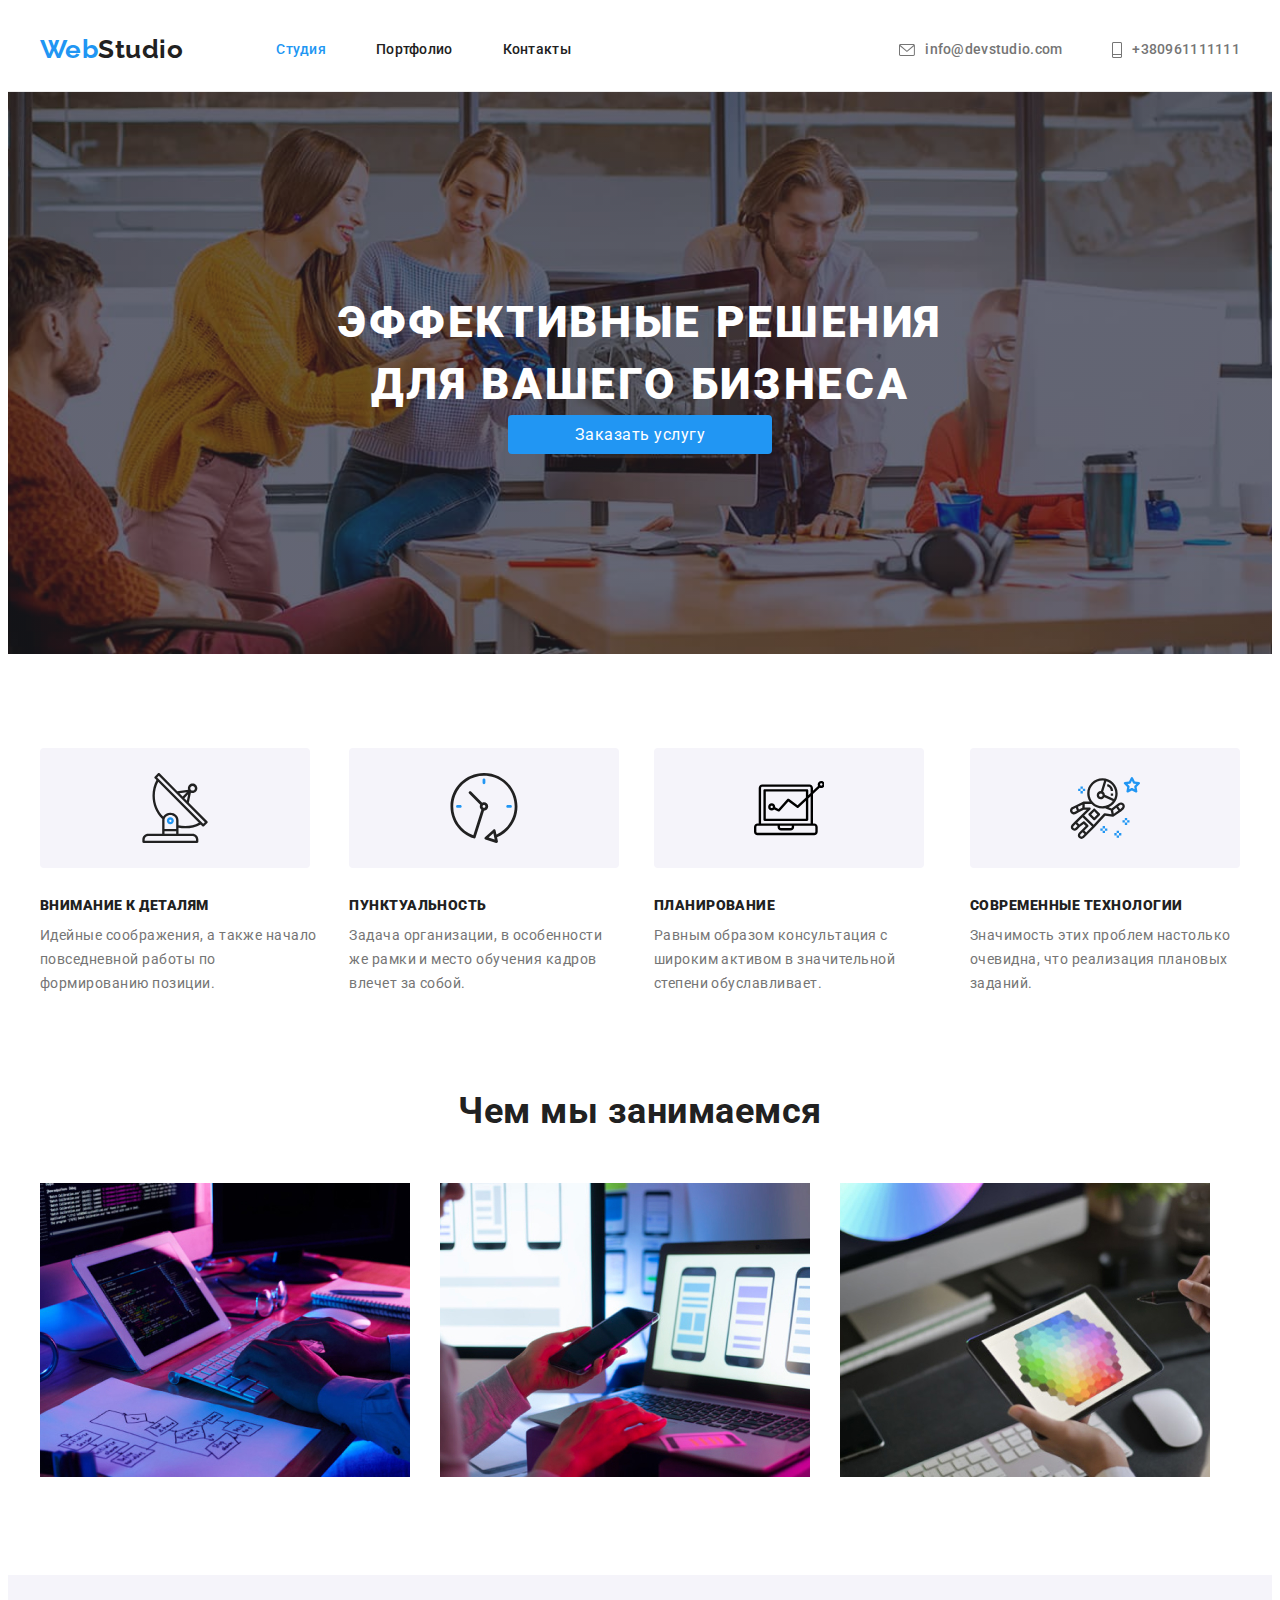
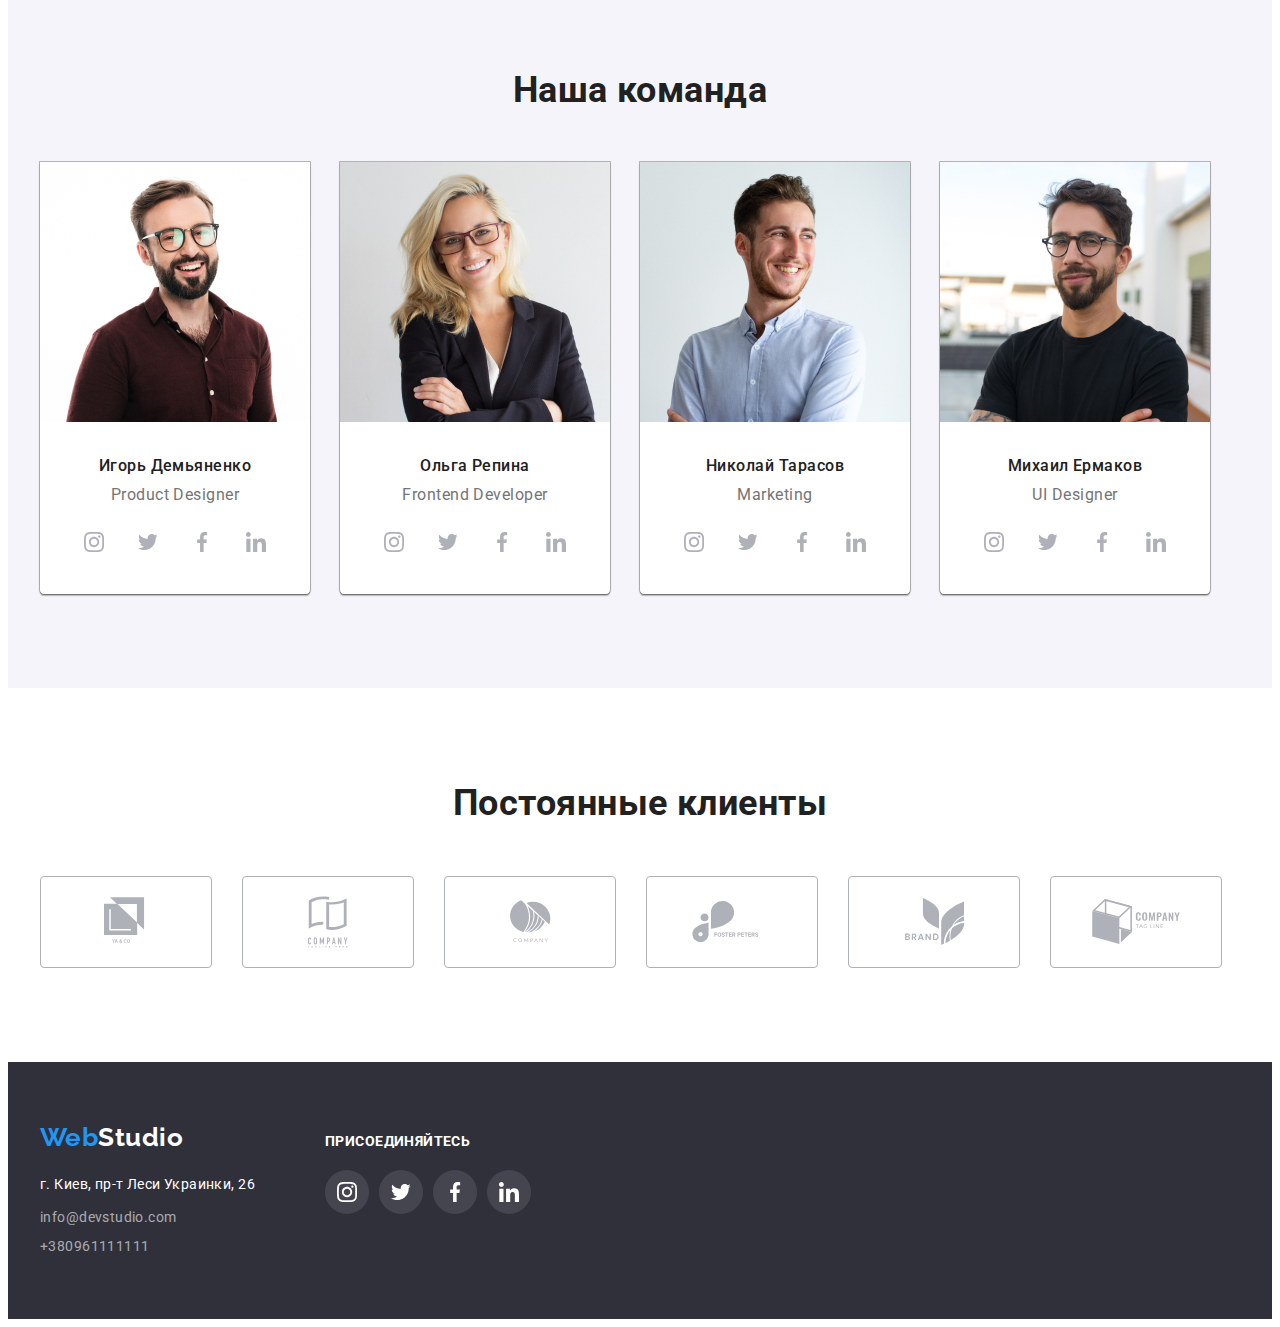
<file: index.html>
<!DOCTYPE html>
<html lang="ru">
<head>
    <meta charset="UTF-8">
    <meta name="viewport" content="width=device-width, initial-scale=1.0">
    <title>Document</title>
    <link rel="stylesheet" href="https://cdnjs.cloudflare.com/ajax/libs/modern-normalize/1.0.0/modern-normalize.min.css"
        integrity="sha512-ISS7cAi1PEhQ8jnbJpJZMd29NlhNj4AWYyLOSp2CE/CsHxTCu+r+t0D2yoJudVrd0/8fTVPUVDzY5Tvli75u/g=="
        crossorigin="anonymous" />
     <link rel="preconnect" href="https://fonts.gstatic.com">
    <link href="https://fonts.googleapis.com/css2?family=Raleway:wght@700&family=Roboto:wght@400;500;700;900&display=swap"
        rel="stylesheet">
    
    <link rel="stylesheet" href="./css/styles.css">
</head>
<body>
     <header class="header-container">
         <!-- Navigation container -->

    <div class="container-discharge">

         <div class="main-nav">
<nav class="main-nav">
    
   
         <a href="/" class="logo">
        <p class=" ">Web<span class="logo-black">Studio</span></p>
         </a>

        <ul class="site-nav ">

               <li class="item to-logo"><a href="/" class="link current"> Студия</a></li>
               <li class="item"><a href="./portfolio.html" class="link"> Портфолио</a></li>
               <li class="item"><a href="" class="link"> Контакты</a></li>
      
    </ul>
   
    
    </nav>
    
    <!-- Contact container -->
    <ul class="site-nav auto-margin ">
    
    
        <li class="item icon">
            <a class="link text-secondary icon-maill " href="mailto:info@devstudio.com">
                <svg class="maill">
    
                    <use href="./img/symbol-defs.svg#icon-mail">
    
                    </use>
                </svg>info@devstudio.com</a>
    
        </li>
    
        <li class="item icon">
            <a class="link text-secondary icon-tel" href="tel:+380961111111">
                <svg class="tel">
    
                    <use href="./img/symbol-defs.svg#icon-tell">
    
                    </use>
                </svg>+380961111111</a>
    
        </li>
    
    </ul>
    </div>
</div>

</header>
    <!--  Block hero -->
    <main>
        
   
<section class="hero">
   
    <h1 class="hero-title">ЭФФЕКТИВНЫЕ РЕШЕНИЯ<br />ДЛЯ ВАШЕГО БИЗНЕСА</h1>
    <a  href="" class="button" >Заказать услугу</a>

</section>


    <!-- Our advantages -->
       <section class="advantages"> 
        <div class="container-advantages">
       <h2 hidden class="advantages-title">НАШИ ПРЕИМУШЕСТВА</h2>

      

    <ul class="advantages-list">
        <li class="advantages-item ">
           <div class="icon-advantages">
            <svg class="icom-svg">

                <use href="./img/symbol-defs.svg#icon-antenna">
            
                </use>
            </svg>
            </div>
            <h3 class="advantages-title"><b> ВНИМАНИЕ К ДЕТАЛЯМ </b></h3>
            <p class="text">Идейные соображения, а также начало повседневной работы по формированию позиции.</p>
        </li>

        <li class="advantages-item">
            <div class="icon-advantages">
                <svg class="icom-svg">

                    <use href="./img/symbol-defs.svg#icon-clock">
            
                    </use>
                </svg>
            </div>
            <h3 class="advantages-title"><b>ПУНКТУАЛЬНОСТЬ</b></h3>
            <p class="text">Задача организации, в особенности же рамки и место обучения кадров влечет за собой. </p>
        </li>

        <li class="advantages-item">
            <div class="icon-advantages">
                <svg class="icom-svg">

                    <use href="./img/symbol-defs.svg#icon-display">
            
                    </use>
                </svg>
            </div>
            <h3 class="advantages-title"><b>ПЛАНИРОВАНИЕ</b></h3>
            <p class="text">Равным образом консультация с широким активом в значительной степени обуславливает.</p>
        </li>

        <li class="advantages-item">
            <div class="icon-advantages">
                <svg class="icom-svg">
            
                    <use href="./img/symbol-defs.svg#icon-astronaut">
            
                    </use>
                </svg>
            </div>
        <h3 class="advantages-title"><b>СОВРЕМЕННЫЕ ТЕХНОЛОГИИ</b></h3>
        <p class="text">Значимость этих проблем настолько очевидна, что реализация плановых заданий.</p>
        </li>

    </ul>
        </div>

</section>
        <!-- About our work -->
<section class="section">

    <div class="container">
        <h2 class="section-title out-work">Чем мы занимаемся</h2>
        
        <ul class="out-work-img">
        
            <li class="img-work">
                <a href="">
                    <img src="./img/box1.jpg" alt="" width="370" height="294">
                </a>
            </li>
            <li class="img-work">
                <a href="">
                    <img src="./img/box2.jpg" alt="" width="370" height="294">
                </a>
            </li>
            <li class="img-work">
                <a href="">
                    <img src="./img/box3.jpg" alt="" width="370" height="294">
                </a>
            </li>
        </ul>
    </div>

   
</section>
            <!-- our team -->
           
            

    <section class="section background-team">

        <div class="team-container ">

    
    <h3 class="section-title team-margin">Наша команда</h3>
    
    <ul class="our-team">
        
        <li class="team">
            <img src="./img/img1.jpg"  alt="team cart-1" width="270" height="260">
        <b class="section-title worker">Игорь Демьяненко</b>
            <p class="profession"  lang="en">Product Designer</p>
            <ul class="social">
                <li class="team-link">
                    <a class="social-link" href="">
                      <svg class="social-icon">
                          <use href="./img/symbol-defs.svg#icon-instagram">

                          </use>
                      </svg>  
                    </a>
                </li>
                <li class="team-link">
                    <a class="social-link" href="" >
                        <svg class="social-icon">
                            <use href="./img/symbol-defs.svg#icon-twiter">
                        
                            </use>
                            </svg>
                    </a>
                </li>
                <li class="team-link">
                    <a class="social-link" href="">
                        <svg class="social-icon">
                            <use href="./img/symbol-defs.svg#icon-facebook">
                    
                            </use>
                        </svg>
                    </a>
                </li>
                <li class="team-link">
                    <a class="social-link" href="">
                        <svg class="social-icon">
                            <use href="./img/symbol-defs.svg#icon-linkedin">
                    
                            </use>
                        </svg>
                    </a>
                </li>
            </ul>
         </li>
        
        

        <li class="team">
         <img src="./img/img2.jpg"   alt="team cart-2" width="270" height="260">
        <b class="section-title worker">Ольга Репина</b>
            <p class="profession"  lang="en">Frontend Developer</p>
            <ul class="social">
                <li class="team-link">
                    <a class="social-link" href="">
                        <svg class="social-icon">
                            <use href="./img/symbol-defs.svg#icon-instagram">
            
                            </use>
                        </svg>
                    </a>
                </li>
                <li class="team-link">
                    <a class="social-link" href="">
                        <svg class="social-icon">
                            <use href="./img/symbol-defs.svg#icon-twiter">
            
                            </use>
                        </svg>
                    </a>
                </li>
                <li class="team-link">
                    <a class="social-link" href="">
                        <svg class="social-icon">
                            <use href="./img/symbol-defs.svg#icon-facebook">
            
                            </use>
                        </svg>
                    </a>
                </li>
                <li class="team-link">
                    <a class="social-link" href="">
                        <svg class="social-icon">
                            <use href="./img/symbol-defs.svg#icon-linkedin">
            
                            </use>
                        </svg>
                    </a>
                </li>
            </ul>
         </li>


        
         <li class="team">
        <img src="./img/img3.jpg"  alt="team cart-3" width="270" height="260">
        <b class="section-title worker">Николай Тарасов</b>
            <p class="profession" lang="en">Marketing</p>
            <ul class="social">
                <li class="team-link">
                    <a class="social-link" href="">
                        <svg class="social-icon">
                            <use href="./img/symbol-defs.svg#icon-instagram">
            
                            </use>
                        </svg>
                    </a>
                </li>
                <li class="team-link">
                    <a class="social-link" href="">
                        <svg class="social-icon">
                            <use href="./img/symbol-defs.svg#icon-twiter">
            
                            </use>
                        </svg>
                    </a>
                </li>
                <li class="team-link">
                    <a class="social-link" href="">
                        <svg class="social-icon">
                            <use href="./img/symbol-defs.svg#icon-facebook">
            
                            </use>
                        </svg>
                    </a>
                </li>
                <li class="team-link">
                    <a class="social-link" href="">
                        <svg class="social-icon">
                            <use href="./img/symbol-defs.svg#icon-linkedin">
            
                            </use>
                        </svg>
                    </a>
                </li>
            </ul>
         </li>
        
        
        
         <li class="team">
        <img  src="./img/img4.jpg" alt="team cart-4" width="270" height="260">
         <b class="section-title worker">Михаил Ермаков</b>
            <p class="profession" lang="en">UI Designer</p>
            <ul class="social">
                <li class="team-link">
                    <a class="social-link" href="">
                        <svg class="social-icon">
                            <use href="./img/symbol-defs.svg#icon-instagram">
            
                            </use>
                        </svg>
                    </a>
                </li>
                <li class="team-link">
                    <a class="social-link" href="">
                        <svg class="social-icon">
                            <use href="./img/symbol-defs.svg#icon-twiter">
            
                            </use>
                        </svg>
                    </a>
                </li>
                <li class="team-link">
                    <a class="social-link" href="">
                        <svg class="social-icon">
                            <use href="./img/symbol-defs.svg#icon-facebook">
            
                            </use>
                        </svg>
                    </a>
                </li>
                <li class="team-link">
                    <a class="social-link" href="">
                        <svg class="social-icon">
                            <use href="./img/symbol-defs.svg#icon-linkedin">
            
                            </use>
                        </svg>
                    </a>
                </li>
            </ul>

         </li>
        
        
    </ul>
</div>

</section>

<section class="section">
    <div class="container">

        <h2 class="section-title">Постоянные клиенты</h2>
        <ul class="clients">
            <li class="client-item">
                <a class="one-client" href="">
                    <svg class="client-logo">
                        <use href="./img/symbol-defs.svg#icon-one">
                    
                        </use>
                    </svg>
                </a>
            </li>

            <li class="client-item">
                <a class="one-client" href="">
                    <svg class="client-logo two-size">
                        <use href="./img/symbol-defs.svg#icon-two">
            
                        </use>
                    </svg>
                </a>
            </li>

            <li class="client-item">
                <a class="one-client" href="">
                    <svg class="client-logo three-size">
                        <use href="./img/symbol-defs.svg#icon-three">
            
                        </use>
                    </svg>
                </a>
            </li>

            <li class="client-item">
                <a class="one-client" href="">
                    <svg class="client-logo four-size">
                        <use href="./img/symbol-defs.svg#icon-four">
            
                        </use>
                    </svg>
                </a>
            </li>

            <li class="client-item">
                <a class="one-client" href="">
                    <svg class="client-logo five-size">
                        <use href="./img/symbol-defs.svg#icon-five">
            
                        </use>
                    </svg>
                </a>
            </li>

            <li class="client-item">
                <a class="one-client" href="">
                    <svg class="client-logo six-size">
                        <use href="./img/symbol-defs.svg#icon-six">
            
                        </use>
                    </svg>
                </a>
            </li>

        </ul>
    </div>
</section>


</main>

<footer class="main-footer">

    <div class="container-footer">
<address class="map-addres">
    <a href="/" class="logo">
        <p class="logotype">Web<span class="logo-white">Studio</span></p>
    </a>

    <a class="link color" href="https://goo.gl/maps/P3N7a8cpFeK4ErDN9"> г. Киев, пр-т Леси Украинки, 26</a>

    <ul class="main-addres">
        <li class="mail-link"> 
            <a class="link" href="mailto:info@devstudio.com">info@devstudio.com</a>
        </li>
    
        <li class="tell-link"> 
            <a class="link" href="tel:+380961111111">+380961111111</a>
        </li>
    </ul>

    </address>
    <div class="webstudio-cont">
    <p class="our-social-link">ПРИСОЕДИНЯЙТЕСЬ</p>

   
    <ul class="webstydio-social-list">
        <li class="webstydio-item">
            <a class="webstydio-link" href="">
                <svg class="social-icon-footer">
                    <use href="./img/symbol-defs.svg#icon-instagram">
    
                    </use>
                </svg>
            </a>
        </li>
        <li class="webstydio-item">
            <a class="webstydio-link" href="">
                <svg class="social-icon-footer">
                    <use href="./img/symbol-defs.svg#icon-twiter">
    
                    </use>
                </svg>
            </a>
        </li>
        <li class="webstydio-item">
            <a class="webstydio-link" href="">
                <svg class="social-icon-footer">
                    <use href="./img/symbol-defs.svg#icon-facebook">
    
                    </use>
                </svg>
            </a>
        </li>
        <li class="webstydio-item">
            <a class="webstydio-link" href="">
                <svg class="social-icon-footer">
                    <use href="./img/symbol-defs.svg#icon-linkedin">
    
                    </use>
                </svg>
            </a>
        </li>
    </ul>
    </div>
    </div>

</footer>

</body>



</html>
</file>
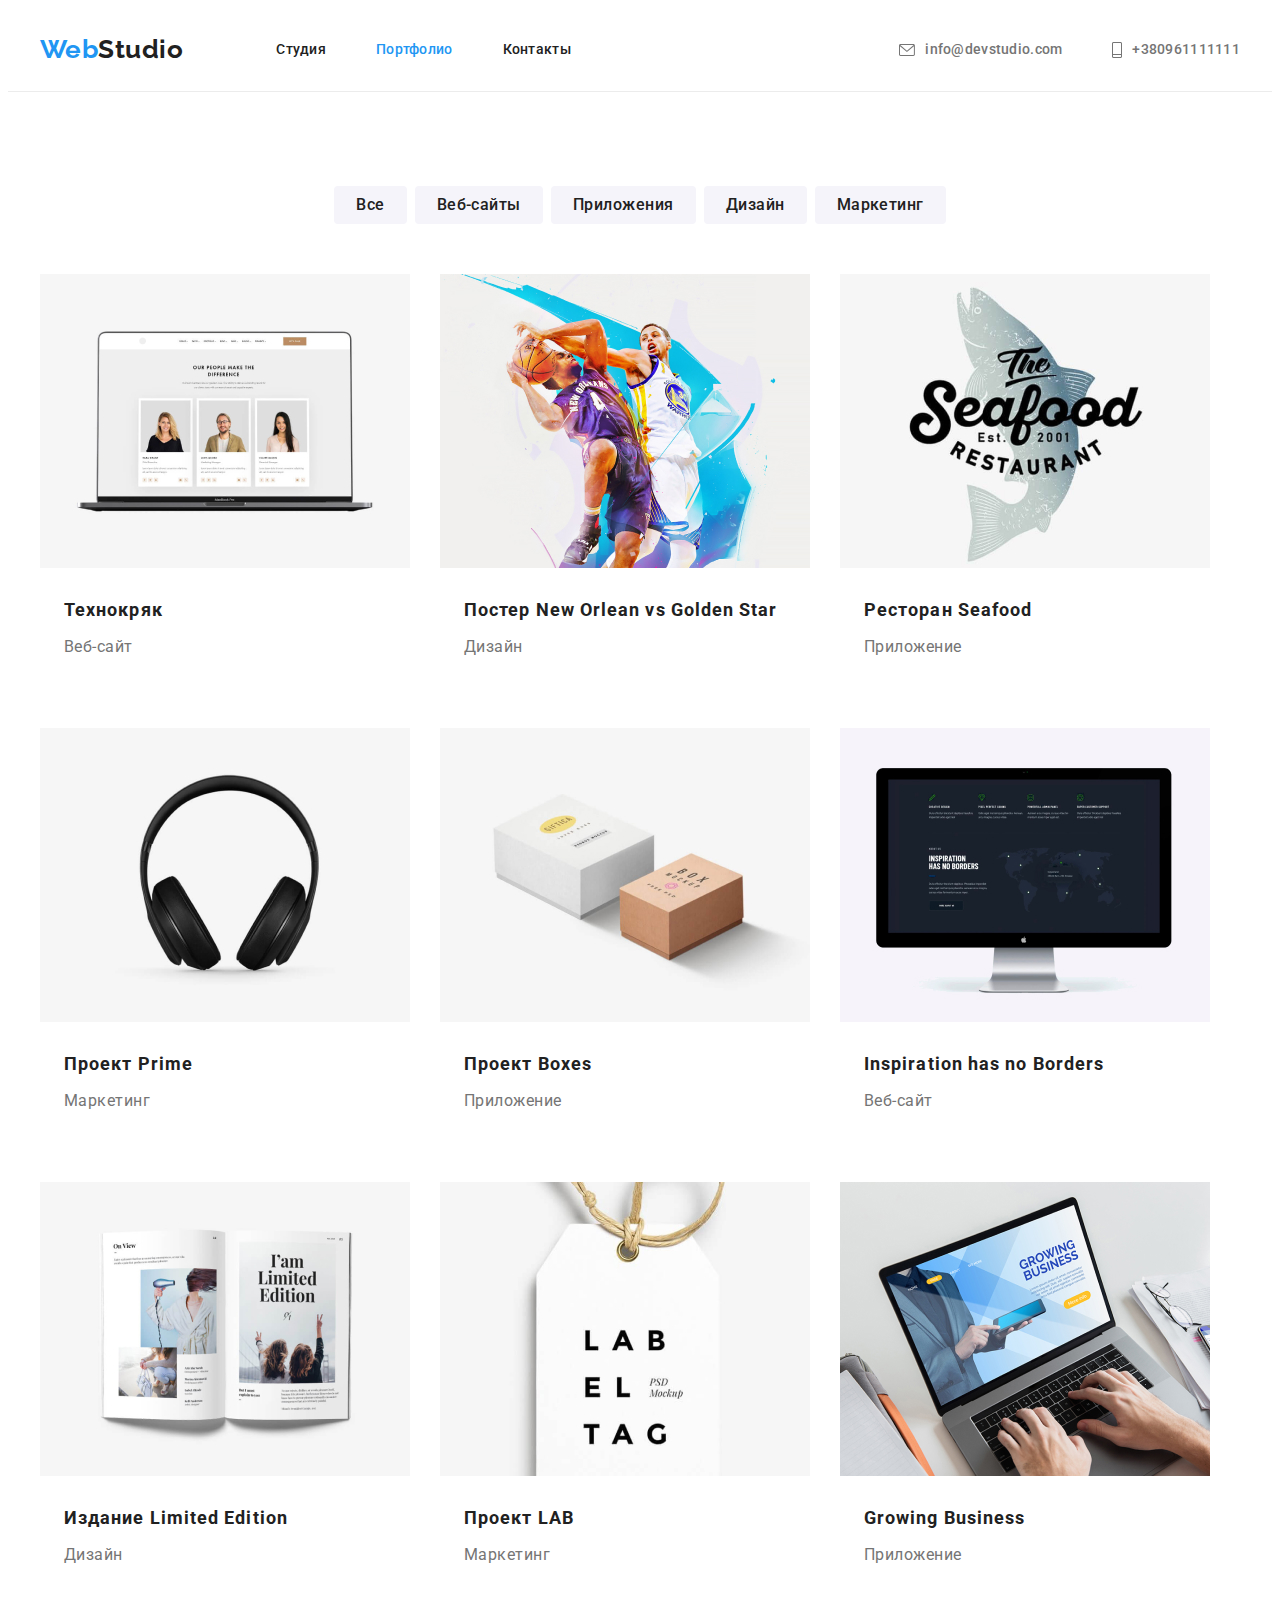
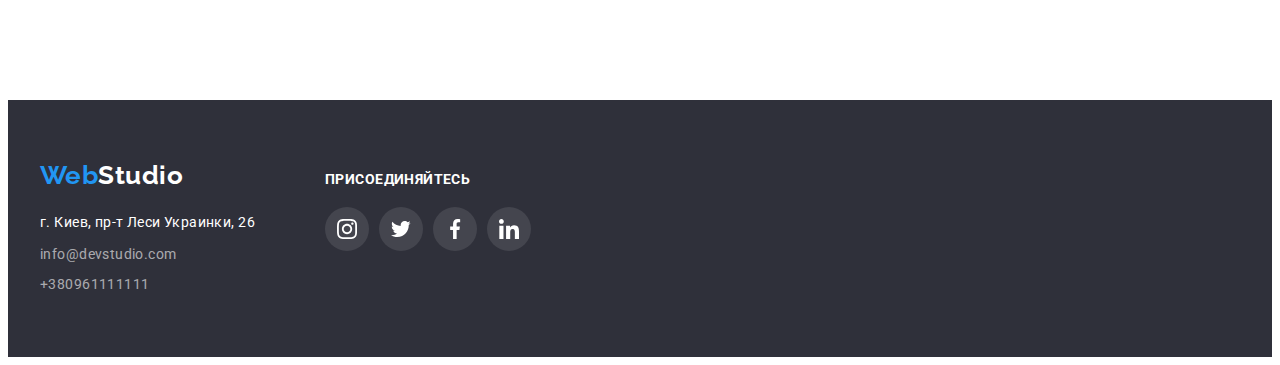
<file: portfolio.html>
<!DOCTYPE html>
<html lang="ru">
<head>
    <meta charset="UTF-8">
    <meta name="viewport" content="width=device-width, initial-scale=1.0">
    <title>Document</title>
    <link rel="stylesheet" href="https://cdnjs.cloudflare.com/ajax/libs/modern-normalize/1.0.0/modern-normalize.min.css"
        integrity="sha512-ISS7cAi1PEhQ8jnbJpJZMd29NlhNj4AWYyLOSp2CE/CsHxTCu+r+t0D2yoJudVrd0/8fTVPUVDzY5Tvli75u/g=="
        crossorigin="anonymous" />
    <link rel="preconnect" href="https://fonts.gstatic.com">
    <link href="https://fonts.googleapis.com/css2?family=Raleway:wght@700&family=Roboto:wght@400;500;700;900&display=swap"
        rel="stylesheet">
    
    <link rel="stylesheet" href="./css/styles.css">
</head>
<body>
    <header class="header-container">
        <!-- Navigation container -->
    
        <div class="container-margin">

            <div class="main-nav">

            <nav class="main-nav">
    
    
                <a href="./index.html" class="logo">
                    <p class="">Web<span class="logo-black">Studio</span></p>
                </a>
    
                <ul class="site-nav">
    
                    <li class="item to-logo"><a href="./index.html" class="link"> Студия</a></li>
                    <li class="item"><a href="./portfolio.html" class="link current"> Портфолио</a></li>
                    <li class="item"><a href="" class="link"> Контакты</a></li>
    
                </ul>
    
    
            </nav>
    
            <!-- Contact container -->
            <ul class="site-nav auto-margin ">
            
            
                <li class="item icon">
                    <a class="link text-secondary icon-maill " href="mailto:info@devstudio.com">
                        <svg class="maill">
            
                            <use href="./img/symbol-defs.svg#icon-mail">
            
                            </use>
                        </svg>info@devstudio.com</a>
            
                </li>
            
                <li class="item icon">
                    <a class="link text-secondary icon-tel" href="tel:+380961111111">
                        <svg class="tel">
            
                            <use href="./img/symbol-defs.svg#icon-tell">
            
                            </use>
                        </svg>+380961111111</a>
            
                </li>
            
            </ul>
    
        </div>
        
        </div>
    
    </header>

        <!-- Navigation our work --> 
         
        <main>                                     
        <section class="work-nav">
            <div class="container-portfolio">
                <h1 hidden>Примеры наших проектов</h1>
                
                
                <ul class="navigation">
                    <li class="navigation-page">
                        <button class="nav-title" type="button">Все</button>
                    </li>

                    <li class="navigation-page">
                        <button class="nav-title" type="button"> Веб-сайты</button>
                    </li>

                    <li class="navigation-page">
                    <button class="nav-title" type="button">Приложения</button>
                    </li>

                    <li class="navigation-page">
                        <button class="nav-title" type="button"> Дизайн</button>
                    </li>

                    <li class="navigation-page">
                        <button class="nav-title" type="button">Маркетинг</button>
                    </li>
                    
                </ul>
                
                <!-- examples of work -->
                
                <ul class="examples">
                    <li class="examples-work">
                        
                        <a class="examples-focus" href="">
                            <img src="./img/portfolio/img1.jpg" alt="Веб-сайт" width="370" height="294">
                            <div class="examples-cont">
                                <h2 class="examples-title">Технокряк</h2>
                                <p class="variety">Веб-сайт</p>
                            </div>
                            <p class="description"></p>
                        </a>
                     
                    </li>
                
                    <li class="examples-work">
                        <a class="examples-focus" href="">
                            <img src="./img/portfolio/img2.jpg" alt="Дизайн постера" width="370" height="294">
                            <div class="examples-cont">
                                <h2 class="examples-title">Постер New Orlean vs Golden Star</h2>
                                <p class="variety">Дизайн</p>
                            </div>
                            <p class="description"></p>
                        </a>
                
                    </li>
                
                    <li class="examples-work">
                        <a class="examples-focus" href="">
                            <img src="./img/portfolio/img3.jpg" alt="Приложение для ресторана" width="370" height="294">
                            <div class="examples-cont">
                                <h2 class="examples-title">Ресторан Seafood</h2>
                                <p class="variety">Приложение</p>
                            </div>
                            <p class="description"></p>
                        </a>
                
                    </li>
                
                    <li class="examples-work">
                        <a class="examples-focus" href="">
                            <img src="./img/portfolio/img4.jpg" alt="Маркетинг проект" width="370" height="294">
                            <div class="examples-cont">
                                <h2 class="examples-title">Проект Prime</h2>
                                <p class="variety">Маркетинг</p>
                            </div>
                            <p class="description"></p>
                        </a>
                
                    </li>
                
                    <li class="examples-work">
                        <a class="examples-focus" href="">
                            <img src="./img/portfolio/img5.jpg" alt="Приложение" width="370" height="294">
                            <div class="examples-cont">
                                <h2 class="examples-title">Проект Boxes</h2>
                                <p class="variety">Приложение</p>
                            </div>
                            <p class="description"></p>
                        </a>
                
                    </li>
                
                    <li class="examples-work">
                        <a class="examples-focus" href="">
                            <img src="./img/portfolio/img6.jpg" alt="Веб-сайт" width="370" height="294">
                            <div class="examples-cont">
                                <h2 class="examples-title">Inspiration has no Borders</h2>
                                <p class="variety">Веб-сайт</p>
                            </div>
                            <p class="description"></p>
                        </a>
                
                    </li>
                
                    <li class="examples-work">
                        <a class="examples-focus" href="">
                            <img src="./img/portfolio/img7.jpg" alt="Дизайн издания" width="370" height="294">
                           <div class="examples-cont">
                                <h2 class="examples-title">Издание Limited Edition</h2>
                                <p class="variety">Дизайн</p>
                           </div>
                            <p class="description"></p>
                        </a>
                
                    </li>
                
                    <li class="examples-work">
                        <a class="examples-focus" href="">
                            <img src="./img/portfolio/img8.jpg" alt="Маркетинг проект" width="370" height="294">
                            <div class="examples-cont">
                                <h2 class="examples-title">Проект LAB</h2>
                                <P class="variety">Маркетинг</P>
                            </div>
                            <p class="description"></p>
                        </a>
                
                    </li>
                
                    <li class="examples-work">
                        <a class="examples-focus" href="">
                            <img src="./img/portfolio/img9.jpg" alt="Приложение Growing Business" width="370" height="294">
                            <div class="examples-cont">
                                <h2 class="examples-title">Growing Business</h2>
                                <p class="variety">Приложение</p>
                            </div>
                            <p class="description"></p>
                        </a>
                
                    </li>
                
                </ul>

            </div>
                         
        </section>
        </main>

<footer class="main-footer">

    <div class="container-footer">
        <address class="map-addres">
            <a href="/" class="logo">
                <p class="logotype">Web<span class="logo-white">Studio</span></p>
            </a>

            <a class="link color" href="https://goo.gl/maps/P3N7a8cpFeK4ErDN9"> г. Киев, пр-т Леси Украинки, 26</a>

            <ul class="main-addres">
                <li class="mail-link">
                    <a class="link" href="mailto:info@devstudio.com">info@devstudio.com</a>
                </li>

                <li class="tell-link">
                    <a class="link" href="tel:+380961111111">+380961111111</a>
                </li>
            </ul>

        </address>
        <div class="webstudio-cont">
            <p class="our-social-link">ПРИСОЕДИНЯЙТЕСЬ</p>


            <ul class="webstydio-social-list">
                <li class="webstydio-item">
                    <a class="webstydio-link" href="">
                        <svg class="social-icon-footer">
                            <use href="./img/symbol-defs.svg#icon-instagram">

                            </use>
                        </svg>
                    </a>
                </li>
                <li class="webstydio-item">
                    <a class="webstydio-link" href="">
                        <svg class="social-icon-footer">
                            <use href="./img/symbol-defs.svg#icon-twiter">

                            </use>
                        </svg>
                    </a>
                </li>
                <li class="webstydio-item">
                    <a class="webstydio-link" href="">
                        <svg class="social-icon-footer">
                            <use href="./img/symbol-defs.svg#icon-facebook">

                            </use>
                        </svg>
                    </a>
                </li>
                <li class="webstydio-item">
                    <a class="webstydio-link" href="">
                        <svg class="social-icon-footer">
                            <use href="./img/symbol-defs.svg#icon-linkedin">

                            </use>
                        </svg>
                    </a>
                </li>
            </ul>
        </div>
    </div>

</footer>


</body>
</html>
</file>
<file: css/styles.css>
/* основний колір заголовків| color: #212121 */
/* масивний текст| color: #757575 */
/* білий колір(фон,герой)| color: #FFFFFF */
/* колір силок| color: #2196F3 */
/* footer color (фон)| background: #2f303a  */
/* our team(фон) |background: #F5F4FA */

:root {
  --main-color-titles-color: #212121;
  --massive-text-color: #757575;
  --white-bg-color: #ffffff;
  --color-forces-color: #2196f3;
  --footer-background-color: #2f303a;
  --our-team: #f5f4fa;
  --main-letter-spacing: 0.03em;
}

body {
  background-color: var(--white-bg-color);
  color: var(--massive-text-color);
  font-family: Roboto, sans-serif;
  letter-spacing: var(--main-letter-spacing);
}

a {
  text-decoration: none;
}

ul {
  list-style: none;
}

.header-container {
  border-bottom: 1px solid #ececec;
}

.main-nav {
  display: flex;
  align-items: center;
}

.container-margin {
  width: 1200px;
  margin-right: auto;
  margin-left: auto;

  padding-left: 15px;
  padding-right: 15px;
}

.container-discharge {
  width: 1200px;
  margin-right: auto;
  margin-left: auto;

  padding-left: 15px;
  padding-right: 15px;
  margin-bottom: 0;
}

.container {
  width: 1200px;
  margin-right: auto;
  margin-left: auto;

  padding-left: 15px;
  padding-right: 15px;
}

/* logo*/

.logo {
  color: var(--color-forces-color);

  font-family: Raleway, sans-serif;
  font-weight: 700;

  font-size: 26px;
  line-height: 1.2;
  text-decoration: none;
  display: flex;
  align-items: center;
  font-style: normal;
}

.logo-black {
  color: var(--main-color-titles-color);
}

.logo-white {
  color: var(--white-bg-color);
}

/*navigate*/

.site-nav .link {
  color: var(--main-color-titles-color);
  text-decoration: none;
  display: block;
  padding-top: 32px;
  padding-bottom: 32px;
}

.site-nav .text-secondary {
  color: var(--massive-text-color);
}

.site-nav .link.current {
  color: var(--color-forces-color);
}

.site-nav {
  padding-left: 0;
}

.site-nav {
  font-weight: 500;
  font-size: 14px;
  line-height: 1.14;
  letter-spacing: 0.02em;
  margin-top: 0;
  margin-bottom: 0;
  display: flex;
}

.site-nav .to-logo {
  margin-left: 93px;
}

.auto-margin {
  margin-left: auto;
}

.site-nav .item + .item {
  margin-left: 50px;
}

.link:hover,
.link:focus {
  color: var(--color-forces-color);
}

.icon-maill {
  content: '';

  display: flex;
  position: relative;
}

.maill {
  height: 12px;
  width: 16px;
  fill: #757575;
  margin-right: 10px;
}

.link:hover .maill,
.link:focus .maill {
  fill: var(--color-forces-color);
}

.icon-tel {
  content: '';
  display: inline-flex;
  position: relative;
}

.tel {
  height: 16px;
  width: 10px;
  margin-right: 10px;
  fill: #757575;
}

.link:hover .tel,
.link:focus .tel {
  fill: var(--color-forces-color);
}

.item .link {
  display: flex;
  justify-content: center;
  align-items: center;
}

/* HERO */

.hero {
  background-color: var(--footer-background-color);
  text-align: center;

  padding-bottom: 200px;
  margin-top: 0;

  max-width: 1600px;
  max-height: 600px;
  margin-left: auto;
  margin-right: auto;

  background-image: linear-gradient(
      rgba(47, 48, 58, 0.4),
      rgba(47, 48, 58, 0.4)
    ),
    url(../img/hero/hero.jpg);

  background-repeat: no-repeat;
  background-size: cover;
  background-position: center;
}

.hero .hero-title {
  color: var(--white-bg-color);

  font-weight: 900;
  font-size: 44px;
  line-height: 1.4;
  letter-spacing: 0.06em;
  margin-top: 0;
  margin-bottom: 0;
  padding-top: 200px;
}

/*Our advantages */

.container-advantages {
  width: 1200px;
  margin-right: auto;
  margin-left: auto;

  padding-left: 15px;
  padding-right: 15px;
}

.advantages {
  padding-top: 94px;
}

.advantages-list {
  margin-top: 0;
  margin-bottom: 0;
  display: flex;
  padding-left: 0;
}

.advantages-list .advantages-item + .advantages-item {
  margin-left: 30px;
}

.advantages .advantages-title {
  color: var(--main-color-titles-color);
  font-weight: 700;
  font-size: 14px;
  line-height: 1.14;
  margin-top: 0;
  margin-bottom: 10px;
}

.advantages .text {
  font-weight: 400;
  font-size: 14px;
  line-height: 1.7;
  margin-top: 0;
  margin-bottom: 0;
}

.icon-advantages {
  content: '';
  display: flex;
  width: 270px;
  height: 120px;
  align-items: center;
  justify-content: center;

  background-color: #f5f4fa;
  margin-bottom: 30px;
  border-radius: 4px;
}

.icom-svg {
  width: 70px;
  height: 70px;
}

/* our work and team*/

.section .section-title {
  color: var(--main-color-titles-color);

  font-weight: 700;
  font-size: 36px;
  line-height: 1.2;
  margin-top: 0;
  margin-bottom: 0;
  text-align: center;
}

.section {
  padding-bottom: 94px;
  padding-top: 94px;
}

.section .out-work {
  margin-top: 0;
  margin-bottom: 50px;
}

.section .team-margin {
  margin-bottom: 50px;
}

.out-work-img .img-work + .img-work {
  margin-left: 30px;
}

.out-work-img {
  display: flex;

  margin-bottom: 0;
  margin-top: 0;
  padding-left: 0;
}

.our-team {
  display: flex;
  margin-top: 0;
  margin-bottom: 0;
  padding-left: 0;
}

.our-team > .team {
  background-color: var(--white-bg-color);
  text-align: center;
  outline: 1px solid rgba(0, 0, 0, 0.25);
  box-shadow: 0px 1px 3px rgba(0, 0, 0, 0.12), 0px 1px 1px rgba(0, 0, 0, 0.14),
    0px 2px 1px rgba(0, 0, 0, 0.2);
  border-radius: 0px 0px 4px 4px;
}

.our-team .team:not(:last-child) {
  margin-right: 30px;
}

.team .worker {
  padding-bottom: 0;
  padding-top: 0;
}

.background-team {
  background-color: var(--our-team);
}

.team-container {
  margin-bottom: 0;
  width: 1200px;
  margin-right: auto;
  margin-left: auto;

  padding-left: 15px;
  padding-right: 15px;

  background-color: var(--our-team);
}

.section .worker {
  display: block;
  font-weight: 500;
  font-size: 16px;
  line-height: 1.2;
  padding-top: 30px;
}

.section .section-title > .worker {
  padding-top: 30px;
}

.section .profession {
  font-weight: 400;
  font-size: 16px;
  line-height: 1.2;
  margin-top: 0;
  margin-bottom: 0;

  padding-top: 10px;
}

.our-team .team-cart {
  padding-bottom: 30px;
}

.social {
  padding: 0;
  padding-top: 16px;
  padding-bottom: 30px;
  display: inline-flex;
}

.social-link {
  content: '';
  display: inline-flex;
  align-items: center;
  justify-content: center;
  width: 44px;
  height: 44px;
  background-color: var(--white-bg-color);
  border-radius: 50%;
}

.social-icon {
  width: 20px;
  height: 20px;
  fill: #afb1b8;
}

.social-link:hover .social-icon,
.social-link:focus .social-icon {
  fill: var(--white-bg-color);
}

.social-link:hover,
.social-link:focus {
  background-color: var(--color-forces-color);
}

.team-link:not(:last-child) {
  margin-right: 10px;
}

/* CLIENTS */

.clients {
  padding-left: 0;
  margin-bottom: 0;
  margin-top: 0;
  display: inline-flex;
}

.client-item {
  margin-top: 50px;
  border: 1px solid #afb1b8;
  border-radius: 4px;
}

.one-client {
  width: 170px;
  height: 90px;
  content: '';
  display: flex;
  justify-content: center;
  align-items: center;
}

.client-logo {
  height: 49.226806640625px;
  width: 44.269989013671875px;
  fill: #afb1b8;
}

.two-size {
  height: 52px;
  width: 40px;
}

.three-size {
  height: 42.6015625px;
  width: 41px;
}

.four-size {
  height: 42.02392578125px;
  width: 79.65714263916016px;
}

.five-size {
  height: 47px;
  width: 59px;
}

.six-size {
  height: 45.440185546875px;
  width: 88.4844970703125px;
}

.one-client:hover .client-logo,
.one-client:focus .client-logo {
  fill: var(--color-forces-color);
}

.client-item:hover,
.client-item:focus {
  border-color: var(--color-forces-color);
}

.clients .client-item:not(:last-child) {
  margin-right: 30px;
}

/*portfolio navigate*/

.container-portfolio {
  width: 1200px;
  margin-right: auto;
  margin-left: auto;

  padding-left: 15px;
  padding-right: 15px;
}

.work-nav {
  padding-top: 94px;
  padding-bottom: 94px;
}

.navigation .nav-title {
  color: var(--main-color-titles-color);
  margin-top: 0;
  margin-bottom: 0;
}

.button {
  color: var(--white-bg-color);
  background-color: var(--color-forces-color);
  font-family: inherit;
  border-radius: 4px;

  display: inline-block;
  min-width: 200px;
  text-align: center;
  padding: 10px 32px;
}

.navigation .nav-title:hover,
.navigation .nav-title:focus {
  color: var(--white-bg-color);
  background-color: var(--color-forces-color);
  box-shadow: 0px 3px 1px rgba(0, 0, 0, 0.1), 0px 1px 2px rgba(0, 0, 0, 0.08),
    0px 2px 2px rgba(0, 0, 0, 0.12);
}

.navigation .nav-title {
  font-family: inherit;

  font-weight: 500;
  font-size: 16px;
  line-height: 1.6;
  text-align: center;
  letter-spacing: var(--main-letter-spacing);

  border-radius: 4px;
  padding: 6px 22px;
  background-color: var(--our-team);
  border: transparent;
}

.navigation .navigation-page:not(:last-child) {
  margin-right: 8px;
}

.navigation {
  margin-top: 0;
  margin-bottom: 50px;
  display: flex;
  justify-content: center;
  text-align: center;
  padding-bottom: 0;
  padding-left: 0;
}

/*examples*/

.examples .examples-title {
  color: var(--main-color-titles-color);

  font-weight: 700;
  font-size: 18px;
  line-height: 2;
  letter-spacing: 0.06em;
  margin-top: 0;
  margin-bottom: 0;
  padding-bottom: 4px;
}

.examples {
  margin-top: 0;
  margin-bottom: 0;
  padding-left: 0;
  display: flex;
  flex-wrap: wrap;
}

.examples-work {
  margin-right: 30px;
  margin-bottom: 30px;
}

.examples-focus {
  display: block;
  margin-right: 0;
  /* outline: 1px solid #eeeeee; */
}

.examples-focus:hover,
.examples-focus:focus {
  box-shadow: 0px 1px 1px rgba(0, 0, 0, 0.12), 0px 4px 4px rgba(0, 0, 0, 0.06),
    1px 4px 6px rgba(0, 0, 0, 0.16);
}

.examples-work:nth-child(3n) {
  margin-right: 0;
}

.examples-work:nth-last-child(-n + 3) {
  margin-bottom: 0;
}

.examples .variety {
  color: var(--massive-text-color);

  font-weight: 400;
  font-size: 16px;
  line-height: 1.87;
  margin-top: 0;
  margin-bottom: 0;
}

.examples-cont {
  padding: 20px 24px;
}

/* footer*/

footer {
  background-color: var(--footer-background-color);
  padding-bottom: 60px;
  padding-top: 60px;
}

.container-footer {
  width: 1200px;
  margin-right: auto;
  margin-left: auto;

  padding-left: 15px;
  padding-right: 15px;
  margin-bottom: 0;
}

.logotype {
  margin-top: 0;
  margin-bottom: 20px;
  padding-bottom: 0;
  padding-top: 0;
}

.main-addres {
  margin-top: 0;
  margin-bottom: 0;
  padding-left: 0;
}

.main-addres .mail-link {
  margin-bottom: 6px;
  margin-top: 9px;
}

.main-addres .tell-link {
  padding-bottom: 0;
  margin-bottom: 0;
}

footer .link {
  color: rgba(255, 255, 255, 0.6);
  font-style: normal;
  font-size: 14px;
  line-height: 1.7;
  letter-spacing: var(--main-letter-spacing);
}

.container-footer {
  display: flex;
  align-items: baseline;
}

.webstudio-cont {
  padding-left: 70px;
}

.our-social-link {
  font-family: Roboto;

  font-weight: 700;
  font-size: 14px;
  line-height: 1.14;
  letter-spacing: 0.03em;
  color: #ffffff;
  margin-top: 0;
  margin-bottom: 0;
}

.webstydio-social-list {
  margin-bottom: 0;
  margin-top: 20px;
  padding-left: 0;
  display: flex;
}

.webstydio-link {
  content: '';
  display: inline-flex;
  align-items: center;
  justify-content: center;
  width: 44px;
  height: 44px;
  background-color: rgba(255, 255, 255, 0.1);
  border-radius: 50%;
}

.social-icon-footer {
  width: 20px;
  height: 20px;
  fill: #ffffff;
}

.webstydio-link:hover,
.webstydio-link:focus {
  background-color: var(--color-forces-color);
}

.webstydio-link:hover .social-icon,
.webstydio-link:focus .social-icon {
  fill: var(--white-bg-color);
}

.webstydio-item:not(:last-child) {
  margin-right: 10px;
}

footer .link:hover,
footer .link:focus {
  color: var(--color-forces-color);
}

footer .link.color {
  color: var(--white-bg-color);
  padding-bottom: 0;
}
</file>
